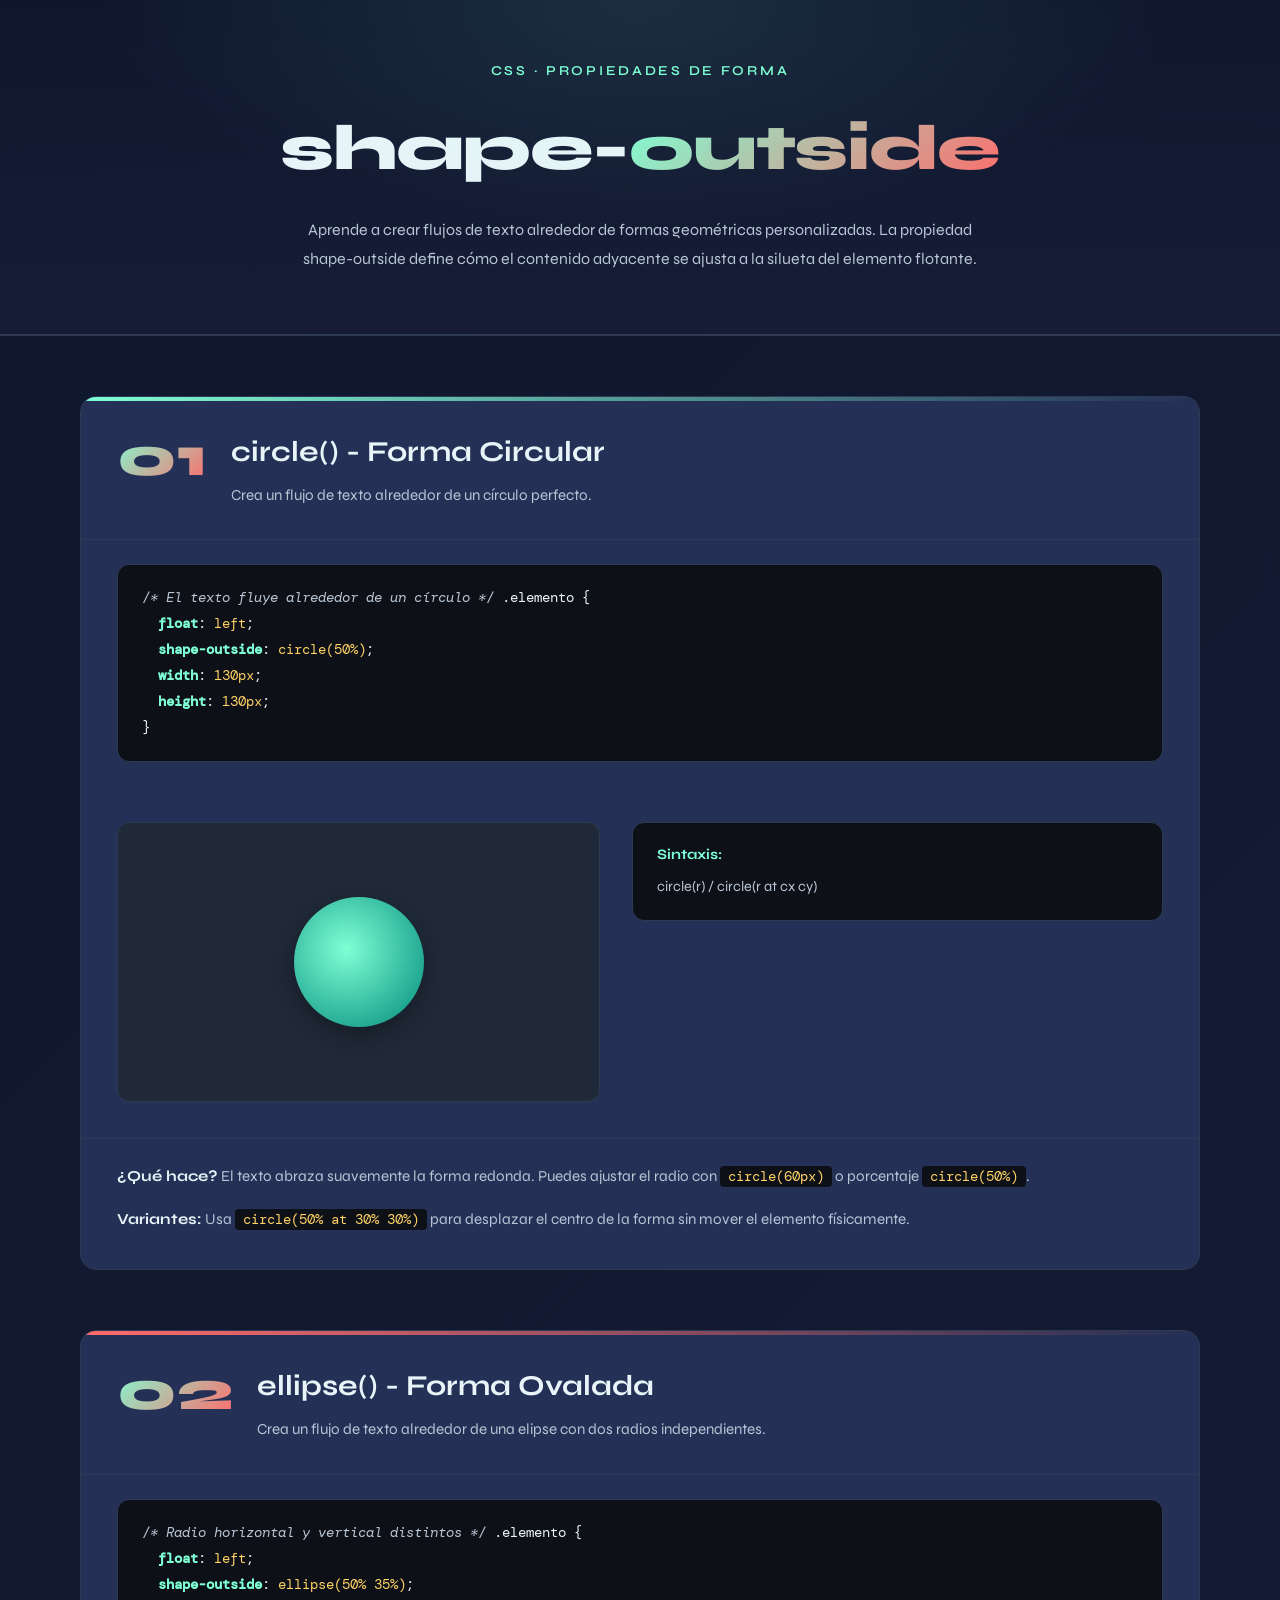
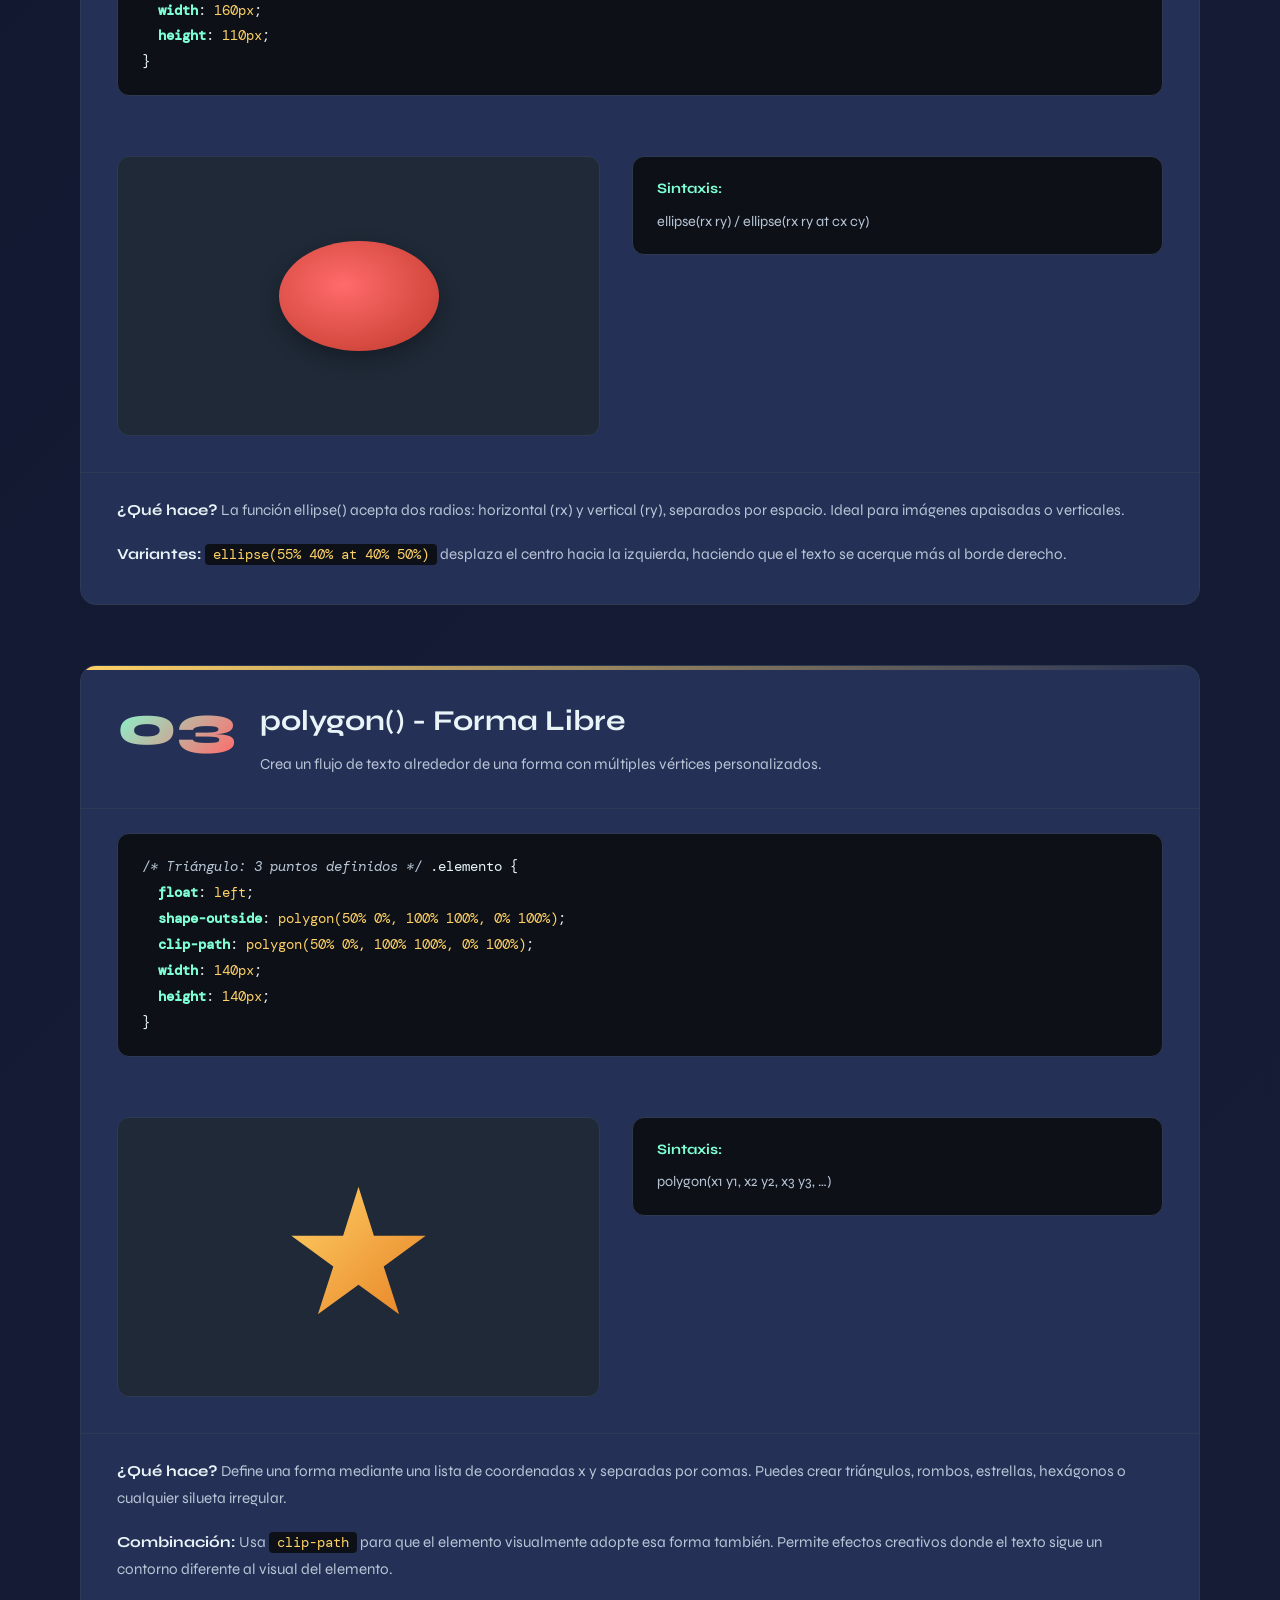
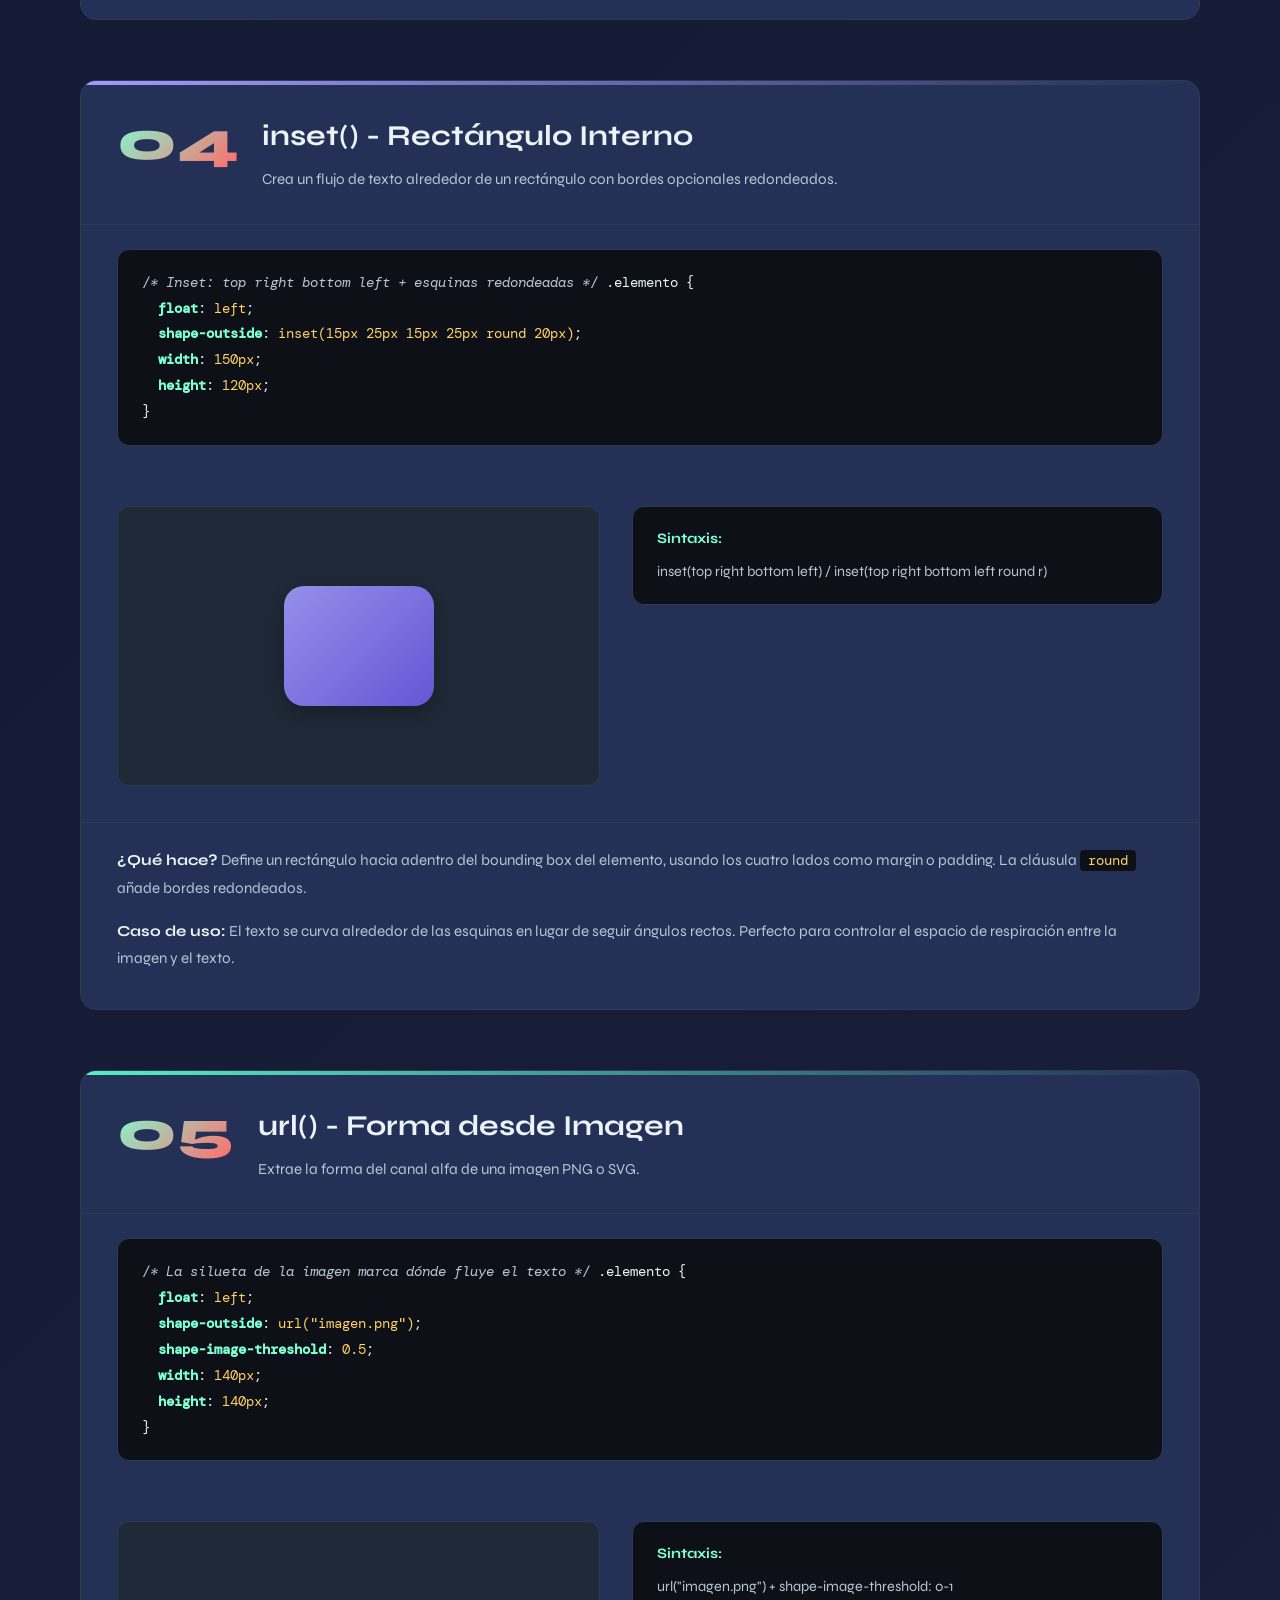
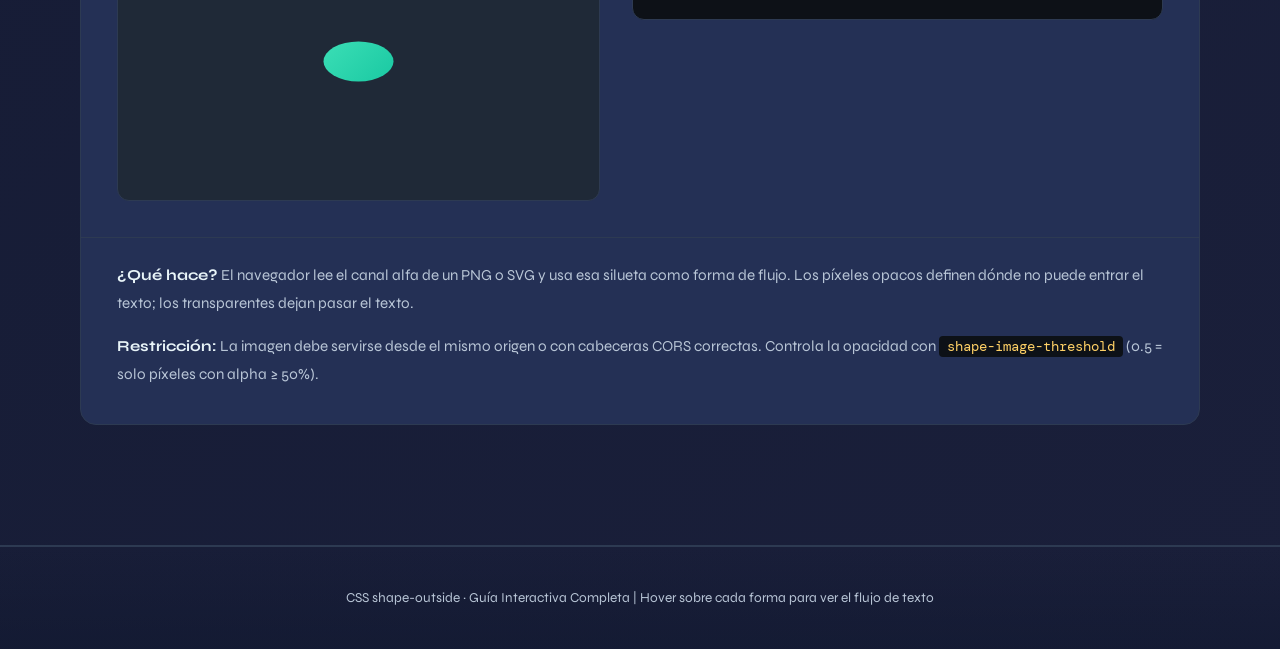
<file: index.html>
<!DOCTYPE html>
<html lang="es">

<head>
  <meta charset="UTF-8" />
  <meta name="viewport" content="width=device-width, initial-scale=1.0" />
  <title>CSS shape-outside · Guía Visual</title>
  <link
    href="https://fonts.googleapis.com/css2?family=Syne:wght@400;700;800&family=DM+Mono:ital,wght@0,400;1,400&display=swap"
    rel="stylesheet" />
  <link rel="stylesheet" href="shape_style.css" />
</head>

<body>

  <!-- Encabezado principal: contexto del tema y objetivo de la guía -->
  <header aria-label="Introducción de shape-outside">
    <div class="header-tag">CSS · Propiedades de Forma</div>
    <h1>shape-<span>outside</span></h1>
    <p>Aprende a crear flujos de texto alrededor de formas geométricas personalizadas. La propiedad shape-outside define cómo el contenido adyacente se ajusta a la silueta del elemento flotante.</p>
  </header>

  <!-- Contenido principal: una tarjeta por cada función de shape-outside -->
  <main aria-label="Guía de funciones de shape-outside">

    <!-- 1) circle(): forma circular -->
    <section class="method-card card-1" aria-labelledby="method-circle-title">
      <div class="method-header">
        <span class="method-number">01</span>
        <div>
          <h2 id="method-circle-title">circle() - Forma Circular</h2>
          <p class="method-desc">Crea un flujo de texto alrededor de un círculo perfecto.</p>
        </div>
      </div>

      <div class="code-block">
        <span class="com">/* El texto fluye alrededor de un círculo */</span>
        .elemento { <br>
        &nbsp;&nbsp;<span class="kw">float</span>: <span class="val">left</span>; <br>
        &nbsp;&nbsp;<span class="kw">shape-outside</span>: <span class="val">circle(50%)</span>; <br>
        &nbsp;&nbsp;<span class="kw">width</span>: <span class="val">130px</span>; <br>
        &nbsp;&nbsp;<span class="kw">height</span>: <span class="val">130px</span>; <br>
        }
      </div>

      <!-- Demo visual + recordatorio corto de sintaxis -->
      <div class="demo-section">
        <div class="demo-container">
          <div class="float-circle" aria-hidden="true"></div>
        </div>
        <div class="code-info">
          <strong>Sintaxis:</strong> circle(r) / circle(r at cx cy)
        </div>
      </div>

      <div class="method-explain">
        <p><strong>¿Qué hace?</strong> El texto abraza suavemente la forma redonda. Puedes ajustar el radio con <code>circle(60px)</code> o porcentaje <code>circle(50%)</code>.</p>
        <p><strong>Variantes:</strong> Usa <code>circle(50% at 30% 30%)</code> para desplazar el centro de la forma sin mover el elemento físicamente.</p>
      </div>
    </section>

    <!-- 2) ellipse(): forma ovalada -->
    <section class="method-card card-2" aria-labelledby="method-ellipse-title">
      <div class="method-header">
        <span class="method-number">02</span>
        <div>
          <h2 id="method-ellipse-title">ellipse() - Forma Ovalada</h2>
          <p class="method-desc">Crea un flujo de texto alrededor de una elipse con dos radios independientes.</p>
        </div>
      </div>

      <div class="code-block">
        <span class="com">/* Radio horizontal y vertical distintos */</span>
        .elemento { <br>
        &nbsp;&nbsp;<span class="kw">float</span>: <span class="val">left</span>; <br>
        &nbsp;&nbsp;<span class="kw">shape-outside</span>: <span class="val">ellipse(50% 35%)</span>; <br>
        &nbsp;&nbsp;<span class="kw">width</span>: <span class="val">160px</span>; <br>
        &nbsp;&nbsp;<span class="kw">height</span>: <span class="val">110px</span>; <br>
        }
      </div>

      <!-- Demo visual + recordatorio corto de sintaxis -->
      <div class="demo-section">
        <div class="demo-container">
          <div class="float-ellipse" aria-hidden="true"></div>
        </div>
        <div class="code-info">
          <strong>Sintaxis:</strong> ellipse(rx ry) / ellipse(rx ry at cx cy)
        </div>
      </div>

      <div class="method-explain">
        <p><strong>¿Qué hace?</strong> La función ellipse() acepta dos radios: horizontal (rx) y vertical (ry), separados por espacio. Ideal para imágenes apaisadas o verticales.</p>
        <p><strong>Variantes:</strong> <code>ellipse(55% 40% at 40% 50%)</code> desplaza el centro hacia la izquierda, haciendo que el texto se acerque más al borde derecho.</p>
      </div>
    </section>

    <!-- 3) polygon(): forma libre por vértices -->
    <section class="method-card card-3" aria-labelledby="method-polygon-title">
      <div class="method-header">
        <span class="method-number">03</span>
        <div>
          <h2 id="method-polygon-title">polygon() - Forma Libre</h2>
          <p class="method-desc">Crea un flujo de texto alrededor de una forma con múltiples vértices personalizados.</p>
        </div>
      </div>

      <div class="code-block">
        <span class="com">/* Triángulo: 3 puntos definidos */</span>
        .elemento { <br>
        &nbsp;&nbsp;<span class="kw">float</span>: <span class="val">left</span>; <br>
        &nbsp;&nbsp;<span class="kw">shape-outside</span>: <span class="val">polygon(50% 0%, 100% 100%, 0% 100%)</span>; <br>
        &nbsp;&nbsp;<span class="kw">clip-path</span>: <span class="val">polygon(50% 0%, 100% 100%, 0% 100%)</span>; <br>
        &nbsp;&nbsp;<span class="kw">width</span>: <span class="val">140px</span>; <br>
        &nbsp;&nbsp;<span class="kw">height</span>: <span class="val">140px</span>; <br>
        }
      </div>

      <!-- Demo visual + recordatorio corto de sintaxis -->
      <div class="demo-section">
        <div class="demo-container">
          <div class="float-polygon" aria-hidden="true"></div>
        </div>
        <div class="code-info">
          <strong>Sintaxis:</strong> polygon(x1 y1, x2 y2, x3 y3, …)
        </div>
      </div>

      <div class="method-explain">
        <p><strong>¿Qué hace?</strong> Define una forma mediante una lista de coordenadas x y separadas por comas. Puedes crear triángulos, rombos, estrellas, hexágonos o cualquier silueta irregular.</p>
        <p><strong>Combinación:</strong> Usa <code>clip-path</code> para que el elemento visualmente adopte esa forma también. Permite efectos creativos donde el texto sigue un contorno diferente al visual del elemento.</p>
      </div>
    </section>

    <!-- 4) inset(): rectángulo interno con posible redondeo -->
    <section class="method-card card-4" aria-labelledby="method-inset-title">
      <div class="method-header">
        <span class="method-number">04</span>
        <div>
          <h2 id="method-inset-title">inset() - Rectángulo Interno</h2>
          <p class="method-desc">Crea un flujo de texto alrededor de un rectángulo con bordes opcionales redondeados.</p>
        </div>
      </div>

      <div class="code-block">
        <span class="com">/* Inset: top right bottom left + esquinas redondeadas */</span>
        .elemento { <br>
        &nbsp;&nbsp;<span class="kw">float</span>: <span class="val">left</span>; <br>
        &nbsp;&nbsp;<span class="kw">shape-outside</span>: <span class="val">inset(15px 25px 15px 25px round 20px)</span>; <br>
        &nbsp;&nbsp;<span class="kw">width</span>: <span class="val">150px</span>; <br>
        &nbsp;&nbsp;<span class="kw">height</span>: <span class="val">120px</span>; <br>
        }
      </div>

      <!-- Demo visual + recordatorio corto de sintaxis -->
      <div class="demo-section">
        <div class="demo-container">
          <div class="float-inset" aria-hidden="true"></div>
        </div>
        <div class="code-info">
          <strong>Sintaxis:</strong> inset(top right bottom left) / inset(top right bottom left round r)
        </div>
      </div>

      <div class="method-explain">
        <p><strong>¿Qué hace?</strong> Define un rectángulo hacia adentro del bounding box del elemento, usando los cuatro lados como margin o padding. La cláusula <code>round</code> añade bordes redondeados.</p>
        <p><strong>Caso de uso:</strong> El texto se curva alrededor de las esquinas en lugar de seguir ángulos rectos. Perfecto para controlar el espacio de respiración entre la imagen y el texto.</p>
      </div>
    </section>

    <!-- 5) url(): silueta tomada del alfa de imagen -->
    <section class="method-card card-5" aria-labelledby="method-url-title">
      <div class="method-header">
        <span class="method-number">05</span>
        <div>
          <h2 id="method-url-title">url() - Forma desde Imagen</h2>
          <p class="method-desc">Extrae la forma del canal alfa de una imagen PNG o SVG.</p>
        </div>
      </div>

      <div class="code-block">
        <span class="com">/* La silueta de la imagen marca dónde fluye el texto */</span>
        .elemento { <br>
        &nbsp;&nbsp;<span class="kw">float</span>: <span class="val">left</span>; <br>
        &nbsp;&nbsp;<span class="kw">shape-outside</span>: <span class="val">url("imagen.png")</span>; <br>
        &nbsp;&nbsp;<span class="kw">shape-image-threshold</span>: <span class="val">0.5</span>; <br>
        &nbsp;&nbsp;<span class="kw">width</span>: <span class="val">140px</span>; <br>
        &nbsp;&nbsp;<span class="kw">height</span>: <span class="val">140px</span>; <br>
        }
      </div>

      <!-- Demo visual + recordatorio corto de sintaxis -->
      <div class="demo-section">
        <div class="demo-container">
          <div class="float-url" aria-hidden="true"></div>
        </div>
        <div class="code-info">
          <strong>Sintaxis:</strong> url("imagen.png") + shape-image-threshold: 0-1
        </div>
      </div>

      <div class="method-explain">
        <p><strong>¿Qué hace?</strong> El navegador lee el canal alfa de un PNG o SVG y usa esa silueta como forma de flujo. Los píxeles opacos definen dónde no puede entrar el texto; los transparentes dejan pasar el texto.</p>
        <p><strong>Restricción:</strong> La imagen debe servirse desde el mismo origen o con cabeceras CORS correctas. Controla la opacidad con <code>shape-image-threshold</code> (0.5 = solo píxeles con alpha ≥ 50%).</p>
      </div>
    </section>

  </main>

  <!-- Cierre informativo de la guía -->
  <footer aria-label="Pie de página de la guía">
    CSS shape-outside · Guía Interactiva Completa | Hover sobre cada forma para ver el flujo de texto
  </footer>

</body>

</html>
</file>
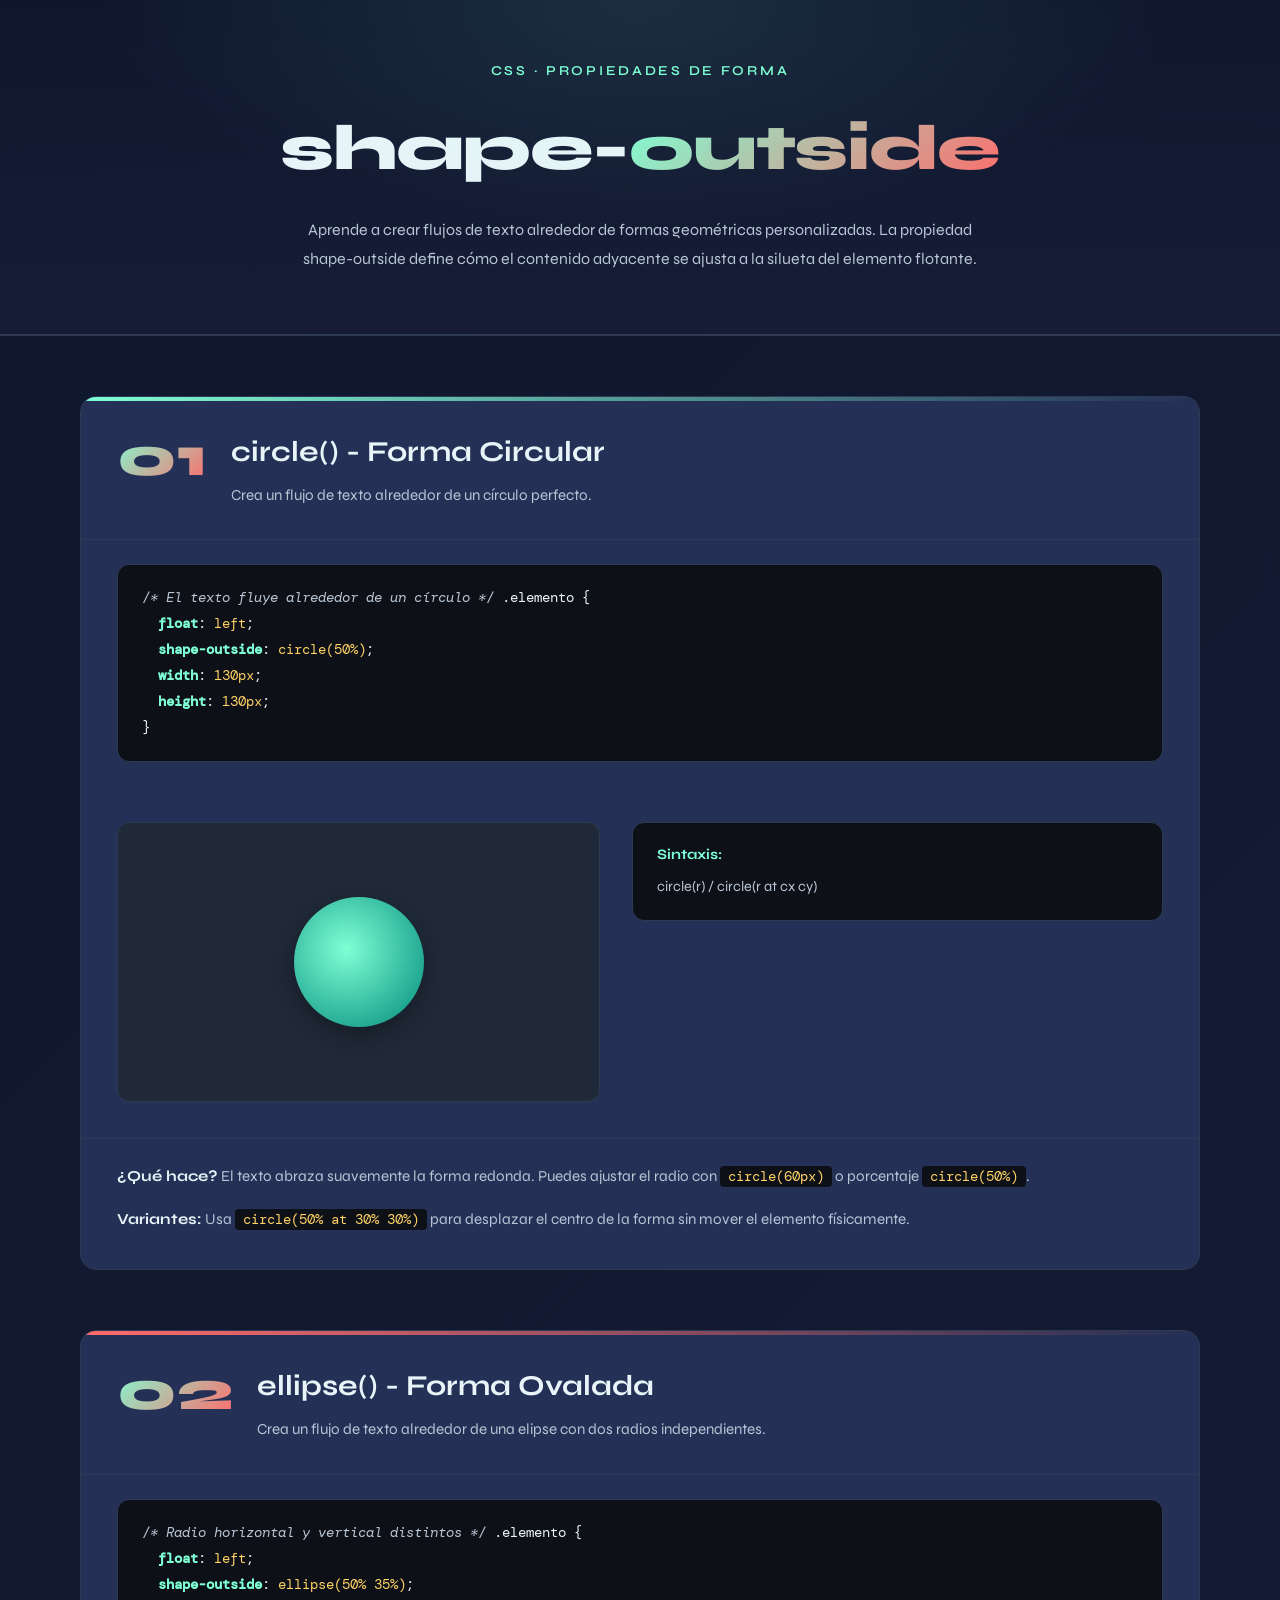
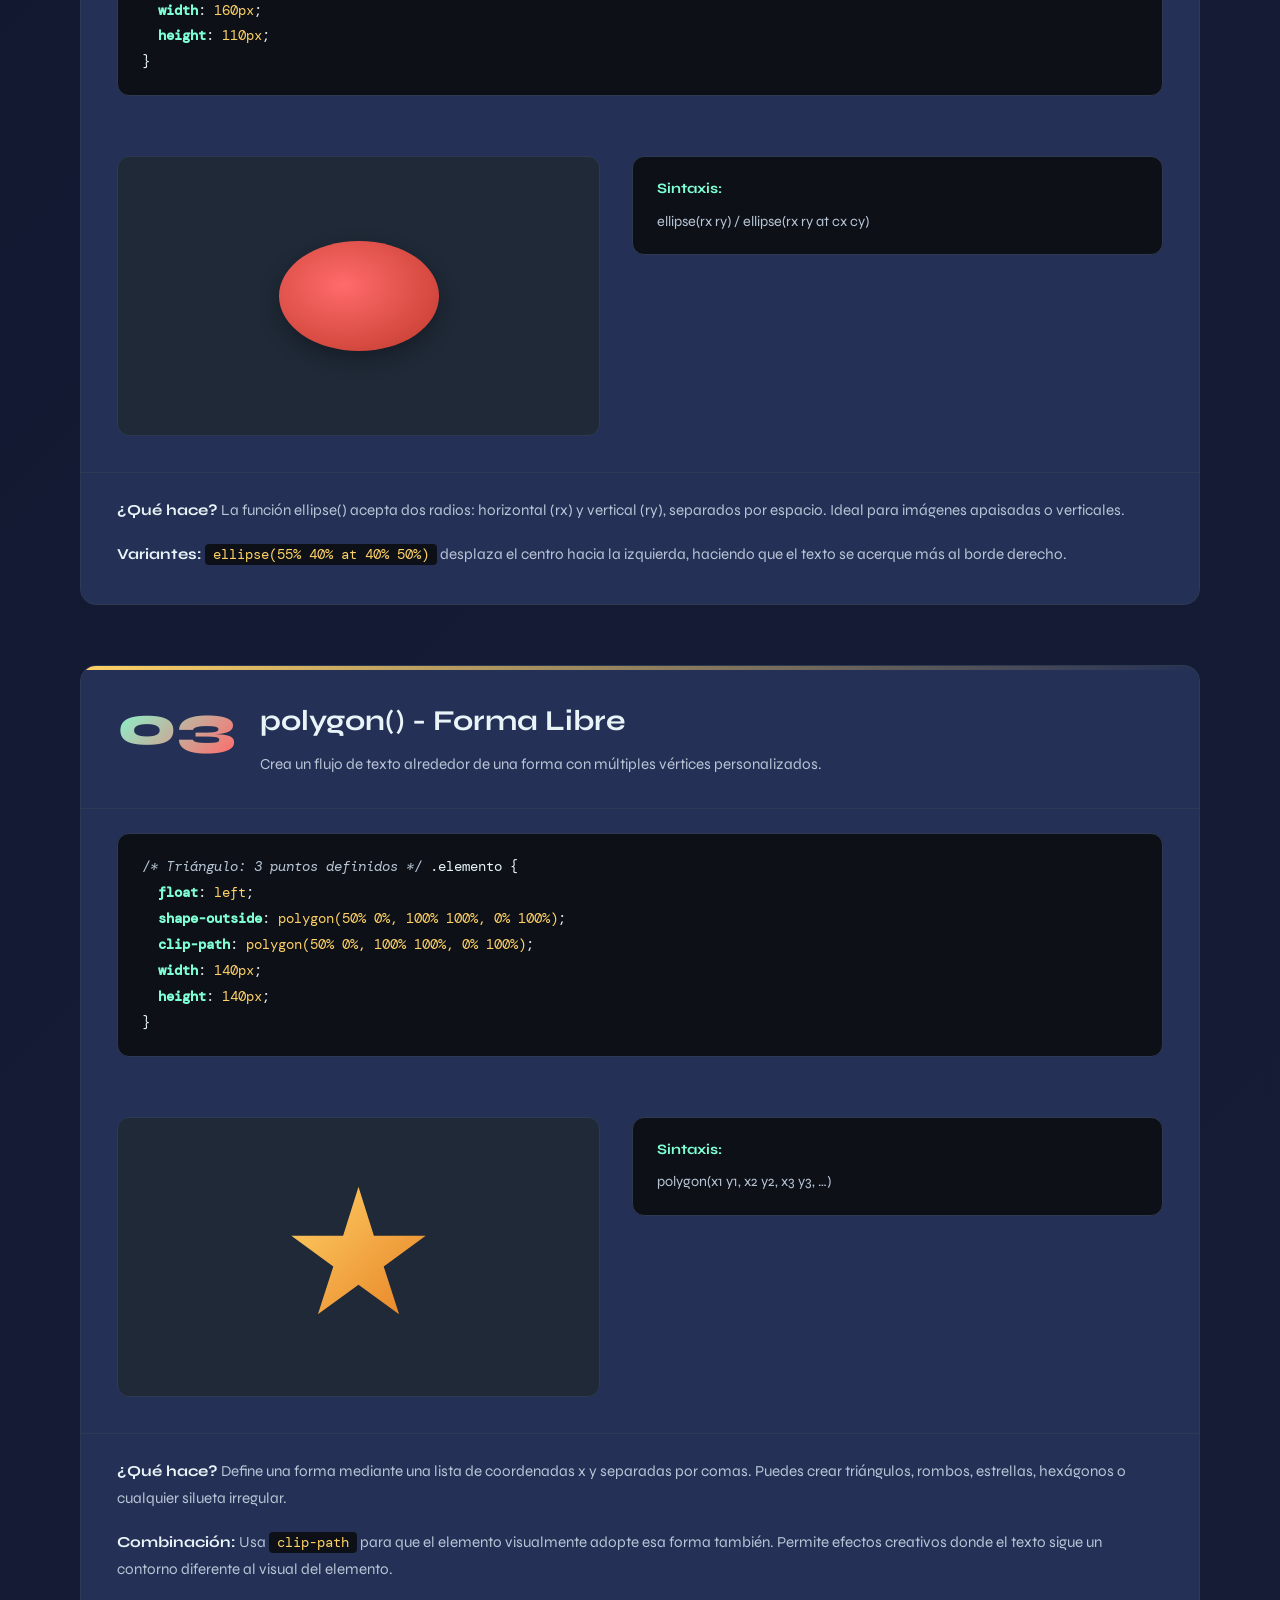
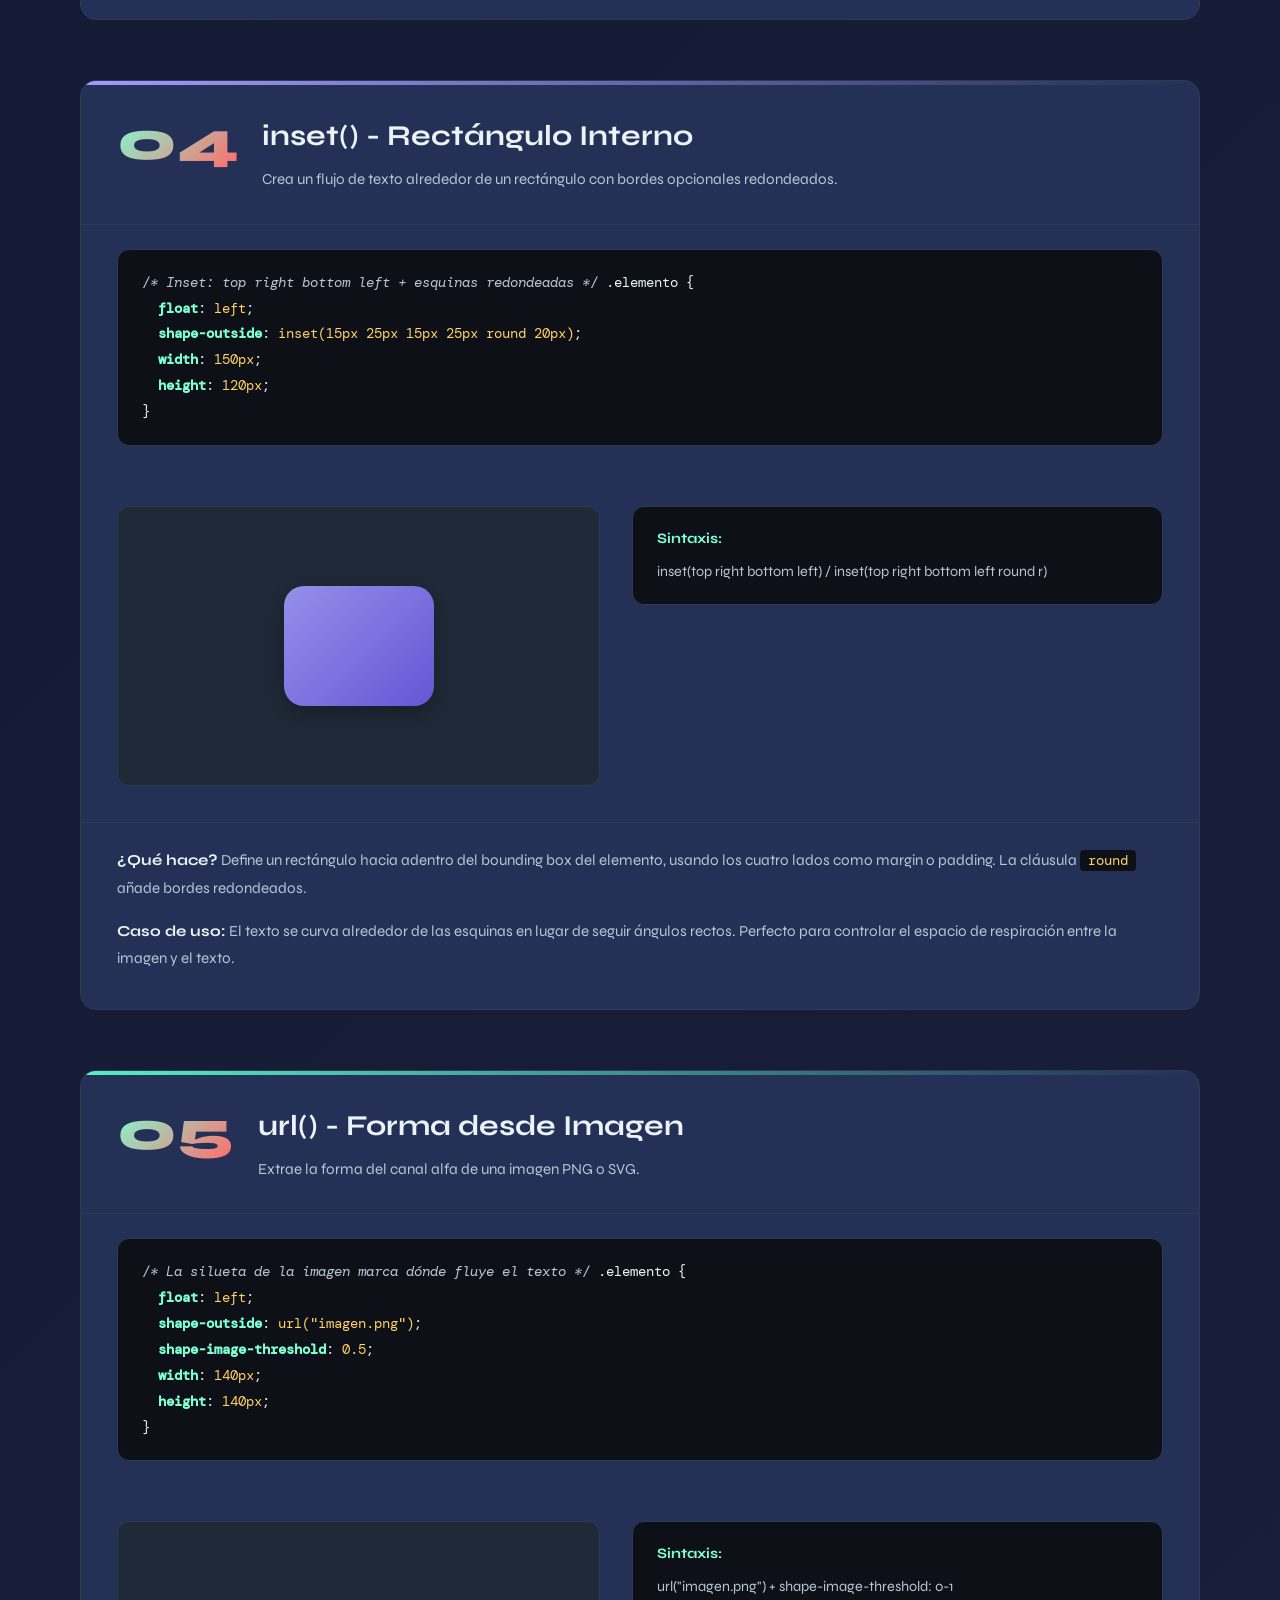
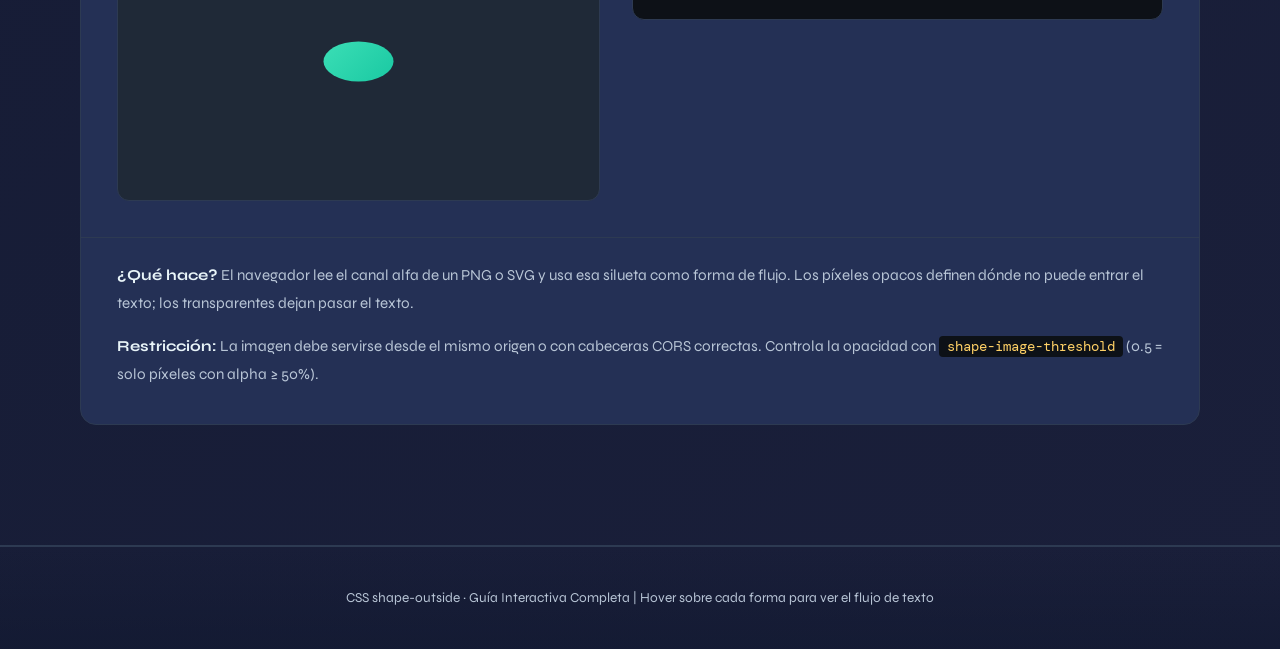
<file: shape_index.html>
<!DOCTYPE html>
<html lang="es">

<head>
  <meta charset="UTF-8" />
  <meta name="viewport" content="width=device-width, initial-scale=1.0" />
  <title>CSS shape-outside · Guía Visual</title>
  <link
    href="https://fonts.googleapis.com/css2?family=Syne:wght@400;700;800&family=DM+Mono:ital,wght@0,400;1,400&display=swap"
    rel="stylesheet" />
  <link rel="stylesheet" href="shape_style.css" />
</head>

<body>

  <!-- Encabezado principal: contexto del tema y objetivo de la guía -->
  <header aria-label="Introducción de shape-outside">
    <div class="header-tag">CSS · Propiedades de Forma</div>
    <h1>shape-<span>outside</span></h1>
    <p>Aprende a crear flujos de texto alrededor de formas geométricas personalizadas. La propiedad shape-outside define cómo el contenido adyacente se ajusta a la silueta del elemento flotante.</p>
  </header>

  <!-- Contenido principal: una tarjeta por cada función de shape-outside -->
  <main aria-label="Guía de funciones de shape-outside">

    <!-- 1) circle(): forma circular -->
    <section class="method-card card-1" aria-labelledby="method-circle-title">
      <div class="method-header">
        <span class="method-number">01</span>
        <div>
          <h2 id="method-circle-title">circle() - Forma Circular</h2>
          <p class="method-desc">Crea un flujo de texto alrededor de un círculo perfecto.</p>
        </div>
      </div>

      <div class="code-block">
        <span class="com">/* El texto fluye alrededor de un círculo */</span>
        .elemento { <br>
        &nbsp;&nbsp;<span class="kw">float</span>: <span class="val">left</span>; <br>
        &nbsp;&nbsp;<span class="kw">shape-outside</span>: <span class="val">circle(50%)</span>; <br>
        &nbsp;&nbsp;<span class="kw">width</span>: <span class="val">130px</span>; <br>
        &nbsp;&nbsp;<span class="kw">height</span>: <span class="val">130px</span>; <br>
        }
      </div>

      <!-- Demo visual + recordatorio corto de sintaxis -->
      <div class="demo-section">
        <div class="demo-container">
          <div class="float-circle" aria-hidden="true"></div>
        </div>
        <div class="code-info">
          <strong>Sintaxis:</strong> circle(r) / circle(r at cx cy)
        </div>
      </div>

      <div class="method-explain">
        <p><strong>¿Qué hace?</strong> El texto abraza suavemente la forma redonda. Puedes ajustar el radio con <code>circle(60px)</code> o porcentaje <code>circle(50%)</code>.</p>
        <p><strong>Variantes:</strong> Usa <code>circle(50% at 30% 30%)</code> para desplazar el centro de la forma sin mover el elemento físicamente.</p>
      </div>
    </section>

    <!-- 2) ellipse(): forma ovalada -->
    <section class="method-card card-2" aria-labelledby="method-ellipse-title">
      <div class="method-header">
        <span class="method-number">02</span>
        <div>
          <h2 id="method-ellipse-title">ellipse() - Forma Ovalada</h2>
          <p class="method-desc">Crea un flujo de texto alrededor de una elipse con dos radios independientes.</p>
        </div>
      </div>

      <div class="code-block">
        <span class="com">/* Radio horizontal y vertical distintos */</span>
        .elemento { <br>
        &nbsp;&nbsp;<span class="kw">float</span>: <span class="val">left</span>; <br>
        &nbsp;&nbsp;<span class="kw">shape-outside</span>: <span class="val">ellipse(50% 35%)</span>; <br>
        &nbsp;&nbsp;<span class="kw">width</span>: <span class="val">160px</span>; <br>
        &nbsp;&nbsp;<span class="kw">height</span>: <span class="val">110px</span>; <br>
        }
      </div>

      <!-- Demo visual + recordatorio corto de sintaxis -->
      <div class="demo-section">
        <div class="demo-container">
          <div class="float-ellipse" aria-hidden="true"></div>
        </div>
        <div class="code-info">
          <strong>Sintaxis:</strong> ellipse(rx ry) / ellipse(rx ry at cx cy)
        </div>
      </div>

      <div class="method-explain">
        <p><strong>¿Qué hace?</strong> La función ellipse() acepta dos radios: horizontal (rx) y vertical (ry), separados por espacio. Ideal para imágenes apaisadas o verticales.</p>
        <p><strong>Variantes:</strong> <code>ellipse(55% 40% at 40% 50%)</code> desplaza el centro hacia la izquierda, haciendo que el texto se acerque más al borde derecho.</p>
      </div>
    </section>

    <!-- 3) polygon(): forma libre por vértices -->
    <section class="method-card card-3" aria-labelledby="method-polygon-title">
      <div class="method-header">
        <span class="method-number">03</span>
        <div>
          <h2 id="method-polygon-title">polygon() - Forma Libre</h2>
          <p class="method-desc">Crea un flujo de texto alrededor de una forma con múltiples vértices personalizados.</p>
        </div>
      </div>

      <div class="code-block">
        <span class="com">/* Triángulo: 3 puntos definidos */</span>
        .elemento { <br>
        &nbsp;&nbsp;<span class="kw">float</span>: <span class="val">left</span>; <br>
        &nbsp;&nbsp;<span class="kw">shape-outside</span>: <span class="val">polygon(50% 0%, 100% 100%, 0% 100%)</span>; <br>
        &nbsp;&nbsp;<span class="kw">clip-path</span>: <span class="val">polygon(50% 0%, 100% 100%, 0% 100%)</span>; <br>
        &nbsp;&nbsp;<span class="kw">width</span>: <span class="val">140px</span>; <br>
        &nbsp;&nbsp;<span class="kw">height</span>: <span class="val">140px</span>; <br>
        }
      </div>

      <!-- Demo visual + recordatorio corto de sintaxis -->
      <div class="demo-section">
        <div class="demo-container">
          <div class="float-polygon" aria-hidden="true"></div>
        </div>
        <div class="code-info">
          <strong>Sintaxis:</strong> polygon(x1 y1, x2 y2, x3 y3, …)
        </div>
      </div>

      <div class="method-explain">
        <p><strong>¿Qué hace?</strong> Define una forma mediante una lista de coordenadas x y separadas por comas. Puedes crear triángulos, rombos, estrellas, hexágonos o cualquier silueta irregular.</p>
        <p><strong>Combinación:</strong> Usa <code>clip-path</code> para que el elemento visualmente adopte esa forma también. Permite efectos creativos donde el texto sigue un contorno diferente al visual del elemento.</p>
      </div>
    </section>

    <!-- 4) inset(): rectángulo interno con posible redondeo -->
    <section class="method-card card-4" aria-labelledby="method-inset-title">
      <div class="method-header">
        <span class="method-number">04</span>
        <div>
          <h2 id="method-inset-title">inset() - Rectángulo Interno</h2>
          <p class="method-desc">Crea un flujo de texto alrededor de un rectángulo con bordes opcionales redondeados.</p>
        </div>
      </div>

      <div class="code-block">
        <span class="com">/* Inset: top right bottom left + esquinas redondeadas */</span>
        .elemento { <br>
        &nbsp;&nbsp;<span class="kw">float</span>: <span class="val">left</span>; <br>
        &nbsp;&nbsp;<span class="kw">shape-outside</span>: <span class="val">inset(15px 25px 15px 25px round 20px)</span>; <br>
        &nbsp;&nbsp;<span class="kw">width</span>: <span class="val">150px</span>; <br>
        &nbsp;&nbsp;<span class="kw">height</span>: <span class="val">120px</span>; <br>
        }
      </div>

      <!-- Demo visual + recordatorio corto de sintaxis -->
      <div class="demo-section">
        <div class="demo-container">
          <div class="float-inset" aria-hidden="true"></div>
        </div>
        <div class="code-info">
          <strong>Sintaxis:</strong> inset(top right bottom left) / inset(top right bottom left round r)
        </div>
      </div>

      <div class="method-explain">
        <p><strong>¿Qué hace?</strong> Define un rectángulo hacia adentro del bounding box del elemento, usando los cuatro lados como margin o padding. La cláusula <code>round</code> añade bordes redondeados.</p>
        <p><strong>Caso de uso:</strong> El texto se curva alrededor de las esquinas en lugar de seguir ángulos rectos. Perfecto para controlar el espacio de respiración entre la imagen y el texto.</p>
      </div>
    </section>

    <!-- 5) url(): silueta tomada del alfa de imagen -->
    <section class="method-card card-5" aria-labelledby="method-url-title">
      <div class="method-header">
        <span class="method-number">05</span>
        <div>
          <h2 id="method-url-title">url() - Forma desde Imagen</h2>
          <p class="method-desc">Extrae la forma del canal alfa de una imagen PNG o SVG.</p>
        </div>
      </div>

      <div class="code-block">
        <span class="com">/* La silueta de la imagen marca dónde fluye el texto */</span>
        .elemento { <br>
        &nbsp;&nbsp;<span class="kw">float</span>: <span class="val">left</span>; <br>
        &nbsp;&nbsp;<span class="kw">shape-outside</span>: <span class="val">url("imagen.png")</span>; <br>
        &nbsp;&nbsp;<span class="kw">shape-image-threshold</span>: <span class="val">0.5</span>; <br>
        &nbsp;&nbsp;<span class="kw">width</span>: <span class="val">140px</span>; <br>
        &nbsp;&nbsp;<span class="kw">height</span>: <span class="val">140px</span>; <br>
        }
      </div>

      <!-- Demo visual + recordatorio corto de sintaxis -->
      <div class="demo-section">
        <div class="demo-container">
          <div class="float-url" aria-hidden="true"></div>
        </div>
        <div class="code-info">
          <strong>Sintaxis:</strong> url("imagen.png") + shape-image-threshold: 0-1
        </div>
      </div>

      <div class="method-explain">
        <p><strong>¿Qué hace?</strong> El navegador lee el canal alfa de un PNG o SVG y usa esa silueta como forma de flujo. Los píxeles opacos definen dónde no puede entrar el texto; los transparentes dejan pasar el texto.</p>
        <p><strong>Restricción:</strong> La imagen debe servirse desde el mismo origen o con cabeceras CORS correctas. Controla la opacidad con <code>shape-image-threshold</code> (0.5 = solo píxeles con alpha ≥ 50%).</p>
      </div>
    </section>

  </main>

  <!-- Cierre informativo de la guía -->
  <footer aria-label="Pie de página de la guía">
    CSS shape-outside · Guía Interactiva Completa | Hover sobre cada forma para ver el flujo de texto
  </footer>

</body>

</html>
</file>
<file: shape_style.css>
/* ============================================================
   TOKENS DE DISEÑO
   - Centraliza colores, radios, sombras y medidas frecuentes.
   - Facilita mantener el mismo estilo en todo el documento.
============================================================ */
:root {
    --primary-bg: #0f172e;
    --secondary-bg: #1a1f3a;
    --card-bg: #243055;

    --accent-1: #7fffd4;
    --accent-2: #ff6b6b;
    --accent-3: #ffd166;
    --accent-4: #a29bfe;
    --accent-5: #55efc4;

    --text-primary: #e8f4f8;
    --text-secondary: #b8c5d6;

    --border: #2d3a52;
    --code-bg: #0d1117;
    --demo-bg: #1f2937;

    --radius-card: 16px;
    --radius-md: 12px;
    --radius-sm: 4px;

    --shadow-shape: 0 8px 20px rgba(0, 0, 0, 0.3);
    --shadow-card-hover: 0 8px 32px rgba(127, 255, 212, 0.15);

    --space-main-x: 40px;
    --space-main-y: 60px;
    --space-section-gap: 60px;
}

/* ============================================================
   BASE / RESET
   - Normaliza estilos iniciales y define tipografias globales.
============================================================ */
* {
    margin: 0;
    padding: 0;
    box-sizing: border-box;
}

html {
    scroll-behavior: smooth;
}

body {
    background: linear-gradient(135deg, var(--primary-bg) 0%, var(--secondary-bg) 100%);
    color: var(--text-primary);
    font-family: 'Syne', 'Segoe UI', sans-serif;
    line-height: 1.6;
    min-height: 100vh;
    perspective: 1000px;
}

/* ============================================================
   HEADER
   - Presenta el tema y crea profundidad visual con degradados.
============================================================ */
header {
    padding: 60px 40px;
    text-align: center;
    border-bottom: 2px solid var(--border);
    background: linear-gradient(180deg, rgba(15, 23, 46, 0.8) 0%, rgba(26, 31, 58, 0.6) 100%);
    position: relative;
    overflow: hidden;
}

/* Halo superior decorativo para reforzar el foco en el titulo. */
header::before {
    content: '';
    position: absolute;
    inset: 0;
    background: radial-gradient(ellipse 60% 100% at 50% 0%, rgba(127, 255, 212, 0.1) 0%, transparent 70%);
    pointer-events: none;
}

.header-tag {
    font-size: 0.85rem;
    color: var(--accent-1);
    letter-spacing: 0.2em;
    text-transform: uppercase;
    margin-bottom: 16px;
    font-weight: 600;
}

header h1 {
    font-size: clamp(2.5rem, 8vw, 4rem);
    font-weight: 800;
    margin-bottom: 16px;
    letter-spacing: -0.02em;
}

header h1 span {
    color: var(--accent-1);
    background: linear-gradient(135deg, var(--accent-1), var(--accent-2));
    -webkit-background-clip: text;
    -webkit-text-fill-color: transparent;
    background-clip: text;
}

header p {
    max-width: 700px;
    margin: 0 auto;
    color: var(--text-secondary);
    font-size: 1rem;
    line-height: 1.8;
    font-weight: 400;
}

/* ============================================================
   LAYOUT PRINCIPAL
   - Contenedor de tarjetas con separacion consistente.
============================================================ */
main {
    max-width: 1200px;
    margin: 0 auto;
    padding: var(--space-main-y) var(--space-main-x);
    display: flex;
    flex-direction: column;
    gap: var(--space-section-gap);
}

/* ============================================================
   TARJETAS DE METODO
   - Cada tarjeta representa una funcion de shape-outside.
============================================================ */
.method-card {
    background: var(--card-bg);
    border: 1px solid var(--border);
    border-radius: var(--radius-card);
    overflow: hidden;
    position: relative;
    transition: all 0.3s ease;
}

.method-card:hover {
    border-color: var(--accent-1);
    box-shadow: var(--shadow-card-hover);
}

/* Barra superior de color para distinguir visualmente cada metodo. */
.method-card::before {
    content: '';
    position: absolute;
    top: 0;
    left: 0;
    right: 0;
    height: 4px;
}

.card-1::before {
    background: linear-gradient(90deg, var(--accent-1), transparent);
}

.card-2::before {
    background: linear-gradient(90deg, var(--accent-2), transparent);
}

.card-3::before {
    background: linear-gradient(90deg, var(--accent-3), transparent);
}

.card-4::before {
    background: linear-gradient(90deg, var(--accent-4), transparent);
}

.card-5::before {
    background: linear-gradient(90deg, var(--accent-5), transparent);
}

/* ============================================================
   HEADER DE TARJETA
   - Muestra numeracion, titulo y descripcion corta del metodo.
============================================================ */
.method-header {
    padding: 32px 36px;
    display: flex;
    gap: 24px;
    align-items: flex-start;
    border-bottom: 1px solid var(--border);
}

.method-number {
    font-size: 3.5rem;
    font-weight: 800;
    background: linear-gradient(135deg, var(--accent-1), var(--accent-2));
    -webkit-background-clip: text;
    -webkit-text-fill-color: transparent;
    background-clip: text;
    line-height: 1;
    min-width: 80px;
}

.method-header h2 {
    font-size: 1.8rem;
    font-weight: 700;
    margin-bottom: 8px;
}

.method-desc {
    color: var(--text-secondary);
    font-size: 0.95rem;
    margin: 0;
}

/* ============================================================
   BLOQUE DE CODIGO
   - Resalta sintaxis de ejemplo para cada forma.
============================================================ */
.code-block {
    margin: 24px 36px;
    padding: 20px 24px;
    background: var(--code-bg);
    border: 1px solid var(--border);
    border-radius: var(--radius-md);
    font-family: 'DM Mono', 'Courier New', monospace;
    font-size: 0.9rem;
    line-height: 1.8;
    color: var(--text-primary);
    overflow-x: auto;
}

.kw {
    color: var(--accent-1);
    font-weight: 600;
}

.val {
    color: var(--accent-3);
}

.com {
    color: var(--text-secondary);
    font-style: italic;
}

/* ============================================================
   DEMO
   - Zona visual donde se representa la forma.
============================================================ */
.demo-section {
    padding: 36px;
    display: flex;
    gap: 32px;
    align-items: flex-start;
    flex-wrap: wrap;
}

.demo-container {
    flex: 1;
    min-width: 250px;
    height: 280px;
    background: var(--demo-bg);
    border: 1px solid var(--border);
    border-radius: var(--radius-md);
    display: flex;
    align-items: center;
    justify-content: center;
    position: relative;
    overflow: hidden;
    perspective: 1000px;
}

/* Estilos compartidos para las figuras de demostracion. */
.float-circle,
.float-ellipse,
.float-polygon,
.float-inset,
.float-url {
    box-shadow: var(--shadow-shape);
}

/* circle(): forma circular pura para flujo redondeado. */
.float-circle {
    width: 130px;
    height: 130px;
    shape-outside: circle(50%);
    background: radial-gradient(circle at 40% 40%, var(--accent-1), #00897b);
    border-radius: 50%;
}

/* ellipse(): radios distintos en horizontal y vertical. */
.float-ellipse {
    width: 160px;
    height: 110px;
    shape-outside: ellipse(50% 35%);
    background: radial-gradient(ellipse at 40% 40%, var(--accent-2), #c0392b);
    border-radius: 50%;
}

/* polygon(): forma libre basada en lista de vertices. */
.float-polygon {
    width: 140px;
    height: 140px;
    shape-outside: polygon(50% 0%, 61% 35%, 98% 35%, 68% 57%, 79% 91%, 50% 70%, 21% 91%, 32% 57%, 2% 35%, 39% 35%);
    clip-path: polygon(50% 0%, 61% 35%, 98% 35%, 68% 57%, 79% 91%, 50% 70%, 21% 91%, 32% 57%, 2% 35%, 39% 35%);
    background: linear-gradient(135deg, var(--accent-3), #e67e22);
}

/* inset(): rectangulo interno con esquinas redondeadas. */
.float-inset {
    width: 150px;
    height: 120px;
    shape-outside: inset(5px 8px 5px 8px round 20px);
    background: linear-gradient(135deg, var(--accent-4), #6c5ce7);
    border-radius: 20px;
    opacity: 0.9;
}

/* url(): forma calculada desde el alfa de una imagen SVG embebida. */
.float-url {
    width: 140px;
    height: 140px;
    shape-outside: url("data:image/svg+xml,%3Csvg xmlns='http://www.w3.org/2000/svg' width='140' height='140'%3E%3Cellipse cx='70' cy='70' rx='35' ry='20' fill='black'/%3E%3C/svg%3E");
    clip-path: ellipse(35px 20px at 70px 70px);
    background: linear-gradient(135deg, var(--accent-5), #00b894);
}

/* Caja lateral que resume la sintaxis de cada metodo. */
.code-info {
    flex: 1;
    min-width: 250px;
    padding: 20px 24px;
    background: var(--code-bg);
    border: 1px solid var(--border);
    border-radius: var(--radius-md);
    font-size: 0.9rem;
    color: var(--text-secondary);
    line-height: 1.7;
}

.code-info strong {
    color: var(--accent-1);
    display: block;
    margin-bottom: 8px;
}

/* ============================================================
   EXPLICACION DE METODO
   - Texto descriptivo de comportamiento y variantes.
============================================================ */
.method-explain {
    padding: 24px 36px 36px;
    border-top: 1px solid var(--border);
    display: flex;
    flex-direction: column;
    gap: 16px;
}

.method-explain p {
    color: var(--text-secondary);
    font-size: 0.95rem;
    line-height: 1.8;
}

.method-explain strong {
    color: var(--text-primary);
}

.method-explain code {
    background: var(--code-bg);
    padding: 2px 8px;
    border-radius: var(--radius-sm);
    color: var(--accent-3);
    font-family: 'DM Mono', 'Courier New', monospace;
    font-size: 0.85rem;
}

/* ============================================================
   FOOTER
   - Cierre visual y contextual de la guia.
============================================================ */
footer {
    text-align: center;
    padding: 40px;
    border-top: 2px solid var(--border);
    color: var(--text-secondary);
    font-size: 0.85rem;
    background: linear-gradient(180deg, transparent 0%, rgba(15, 23, 46, 0.5) 100%);
    margin-top: 60px;
}

/* ============================================================
   RESPONSIVE (<= 768px)
   - Ajusta espaciados y columnas para moviles.
============================================================ */
@media (max-width: 768px) {
    main {
        --space-main-x: 20px;
        --space-main-y: 40px;
        --space-section-gap: 40px;
        padding: var(--space-main-y) var(--space-main-x);
        gap: var(--space-section-gap);
    }

    .method-header {
        padding: 24px 20px;
        gap: 16px;
        flex-wrap: wrap;
    }

    .method-number {
        font-size: 2.5rem;
        min-width: 60px;
    }
 
    .method-header h2 {
        font-size: 1.4rem;
    }

    .code-block,
    .demo-section,
    .method-explain {
        margin: 20px;
        padding: 20px;
    }

    .demo-section {
        flex-direction: column;
        padding: 24px 20px;
    }

    .demo-container,
    .code-info {
        min-width: 100%;
    }

    .demo-container {
        height: 220px;
    }
}
</file>
